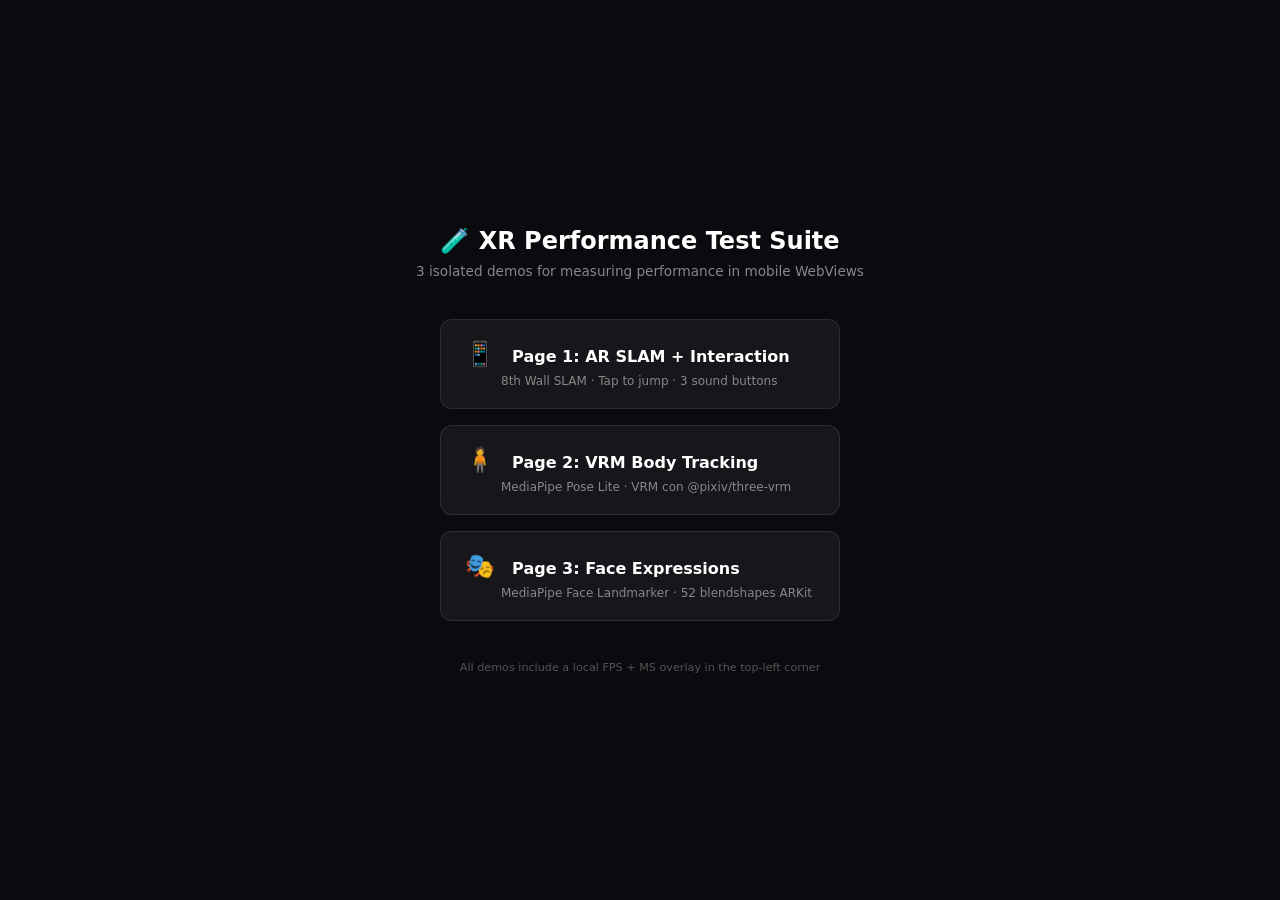
<file: index.html>
<!DOCTYPE html>
<html lang="en">
<head>
  <meta charset="UTF-8">
  <meta name="viewport" content="width=device-width, initial-scale=1.0">
  <title>XR Performance Test Suite</title>
  <style>
    * { margin: 0; padding: 0; box-sizing: border-box; }
    body {
      font-family: 'Segoe UI', system-ui, -apple-system, sans-serif;
      background: #0a0a0f;
      color: #e0e0e0;
      min-height: 100vh;
      display: flex;
      flex-direction: column;
      align-items: center;
      justify-content: center;
      padding: 20px;
    }
    h1 {
      font-size: 1.5rem;
      margin-bottom: 8px;
      color: #fff;
      text-align: center;
    }
    .subtitle {
      font-size: 0.85rem;
      color: #888;
      margin-bottom: 40px;
      text-align: center;
    }
    .demos {
      display: flex;
      flex-direction: column;
      gap: 16px;
      width: 100%;
      max-width: 400px;
    }
    a.demo-link {
      display: block;
      padding: 20px 24px;
      background: rgba(255,255,255,0.05);
      border: 1px solid rgba(255,255,255,0.1);
      border-radius: 12px;
      text-decoration: none;
      color: #fff;
      transition: all 0.2s ease;
    }
    a.demo-link:hover {
      background: rgba(255,255,255,0.1);
      border-color: rgba(255,255,255,0.2);
      transform: translateY(-2px);
    }
    .demo-link .emoji { font-size: 1.5rem; margin-right: 12px; }
    .demo-link .title { font-weight: 600; font-size: 1rem; }
    .demo-link .desc {
      display: block;
      font-size: 0.75rem;
      color: #888;
      margin-top: 6px;
      padding-left: 36px;
    }
    .footer {
      margin-top: 40px;
      font-size: 0.7rem;
      color: #555;
      text-align: center;
    }
  </style>
</head>
<body>
  <h1>🧪 XR Performance Test Suite</h1>
  <p class="subtitle">3 isolated demos for measuring performance in mobile WebViews</p>
  
  <div class="demos">
    <a href="page1-ar-slam/" class="demo-link" id="demo-ar-slam">
      <span class="emoji">📱</span>
      <span class="title">Page 1: AR SLAM + Interaction</span>
      <span class="desc">8th Wall SLAM · Tap to jump · 3 sound buttons</span>
    </a>
    
    <a href="page2-vrm-bodytrack/" class="demo-link" id="demo-body-track">
      <span class="emoji">🧍</span>
      <span class="title">Page 2: VRM Body Tracking</span>
      <span class="desc">MediaPipe Pose Lite · VRM con @pixiv/three-vrm</span>
    </a>
    
    <a href="page3-face-expressions/" class="demo-link" id="demo-face-track">
      <span class="emoji">🎭</span>
      <span class="title">Page 3: Face Expressions</span>
      <span class="desc">MediaPipe Face Landmarker · 52 blendshapes ARKit</span>
    </a>
  </div>

  <p class="footer">All demos include a local FPS + MS overlay in the top-left corner</p>
</body>
</html>
</file>
